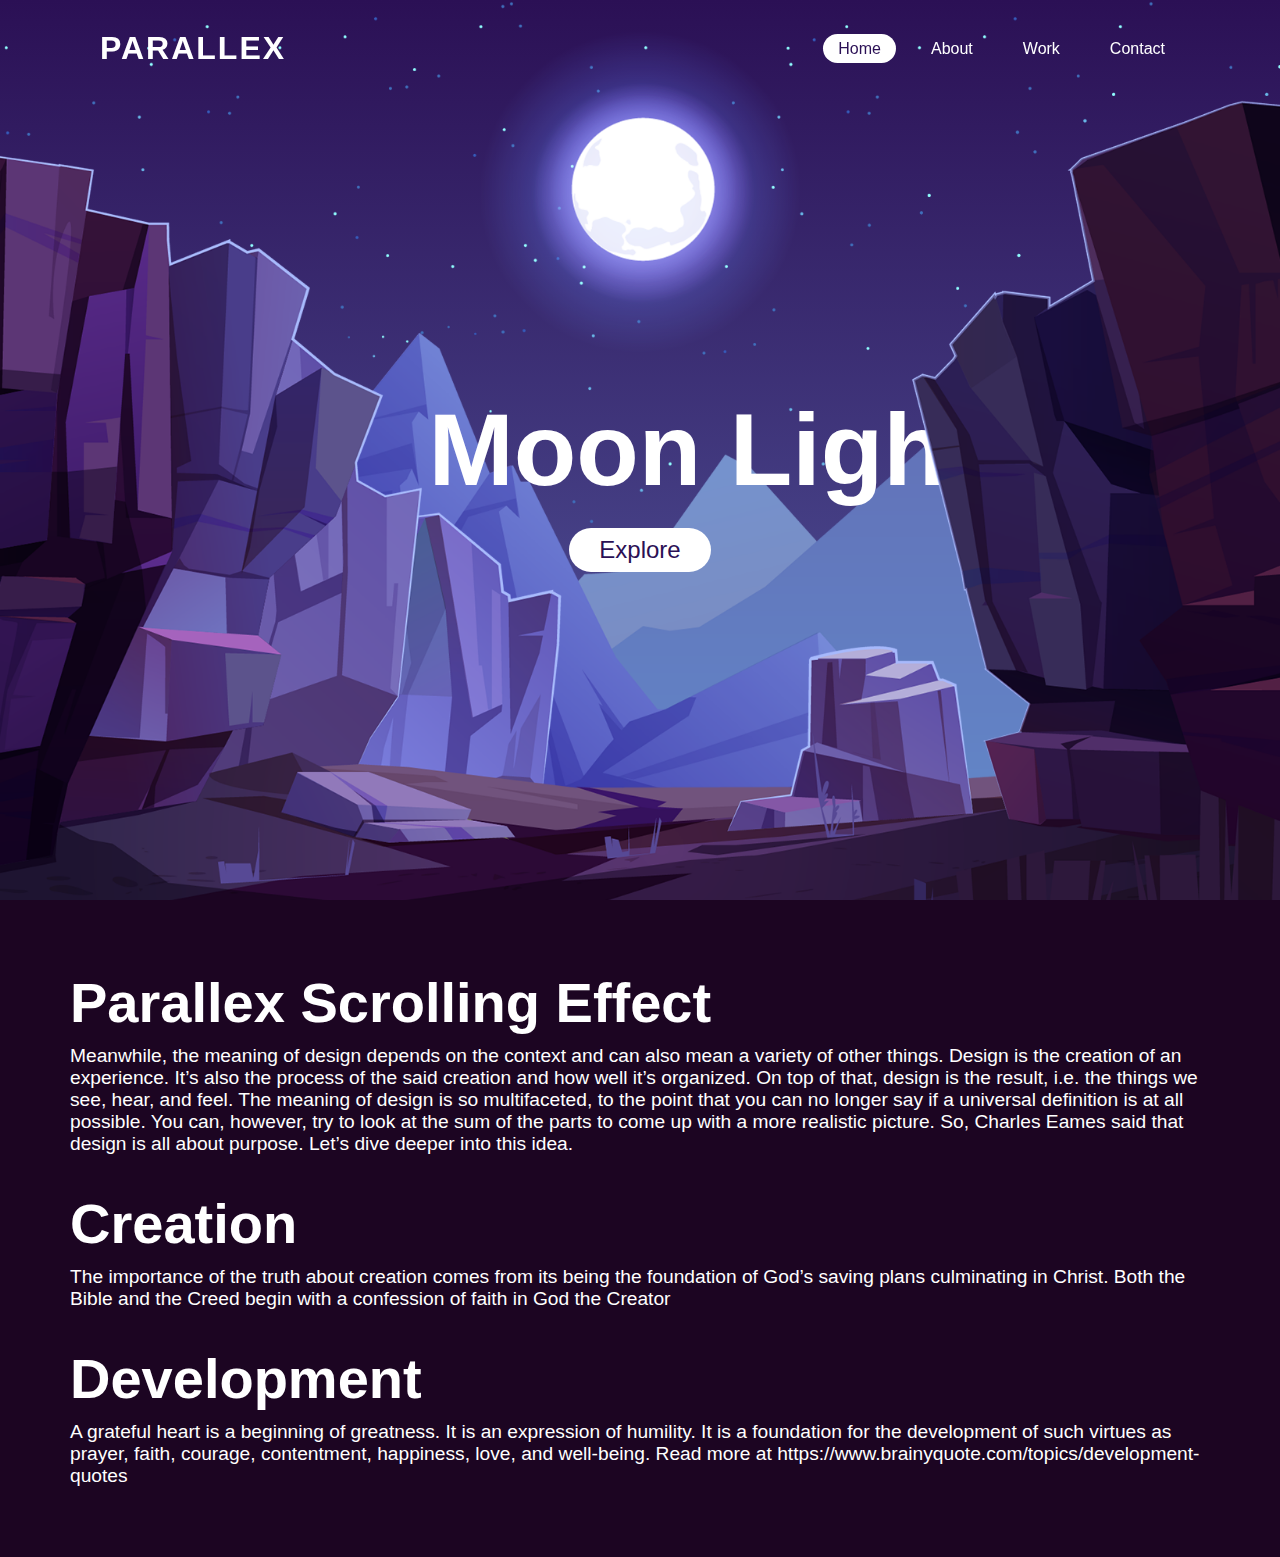
<file: index.html>
<!DOCTYPE html>
<html lang="en">
<head>
    <meta charset="UTF-8">
    <meta http-equiv="X-UA-Compatible" content="IE=edge">
    <meta name="viewport" content="width=device-width, initial-scale=1.0">
    <link rel="stylesheet" href="css/styles.css">
    <link rel="icon" href="images/favicon.png">
    <title>Parallex Srolling Website | vanilla JavaScript</title>

</head>
<body>
    <header>
        <a href="#" class="logo">Parallex</a>
        <ul>
            <li><a href="#" class="Active">Home</a></li>
            <li><a href="#">About</a></li>
            <li><a href="work.html" target="_blank">Work</a></li>
            <li><a href="contact.html">Contact</a></li>
        </ul>
    </header>
    <section>
    <img src="images/stars.png" id="Stars">
    <img src="images/moon.png" id="moon">
    <img src="images/mountains_behind.png" id="mountains_behind">
    <h2 id="text"> Moon Light</h2>
    <a href="#sec" id="btn">Explore</a>
    <img src="images/mountains_front.png" id="mountains_front">
</section>
<div class="sec" id="sec">
    <h2>Parallex Scrolling Effect</h2>
    <p>Meanwhile, the meaning of design depends on the context and can also mean a variety of other things. Design is the creation of an experience. It’s also the process of the said creation and how well it’s organized. On top of that, design is the result, i.e. the things we see, hear, and feel.
The meaning of design is so multifaceted, to the point that you can no longer say if a universal definition is at all possible. You can, however, try to look at the sum of the parts to come up with a more realistic picture. So, Charles Eames said that design is all about purpose. Let’s dive deeper into this idea. </p>
<br><br>
<h2>Creation</h2>
<p>The importance of the truth about creation comes from its being the foundation of God’s saving plans culminating in Christ. Both the Bible and the Creed begin with a confession of faith in God the Creator</p>
<br><br>
<h2>Development</h2>
<p>A grateful heart is a beginning of greatness. It is an expression of humility. It is a foundation for the development of such virtues as prayer, faith, courage, contentment, happiness, love, and well-being.
    Read more at https://www.brainyquote.com/topics/development-quotes</p>
</div>
<script>
    let Stars = document.getElementById('Stars');
    let moon = document.getElementById('moon');
    let mountains_behind = document.getElementById('mountains_behind');
    let text = document.getElementById('text');
    let btn = document.getElementById('btn');
    let mountains_front = document.getElementById('mountains_front');

    window.addEventListener('scroll',function(){
        let value = window.scrollY;
        Stars.style.left = value + 0.25 + 'px';
        moon.style.top = value + 1.05 + 'px';
        mountains_behind.style.top = value + 0.5 + 'px';
        text.style.marginRight = value + 4 + 'px';
    })
</script>
</body>
</html>
</file>
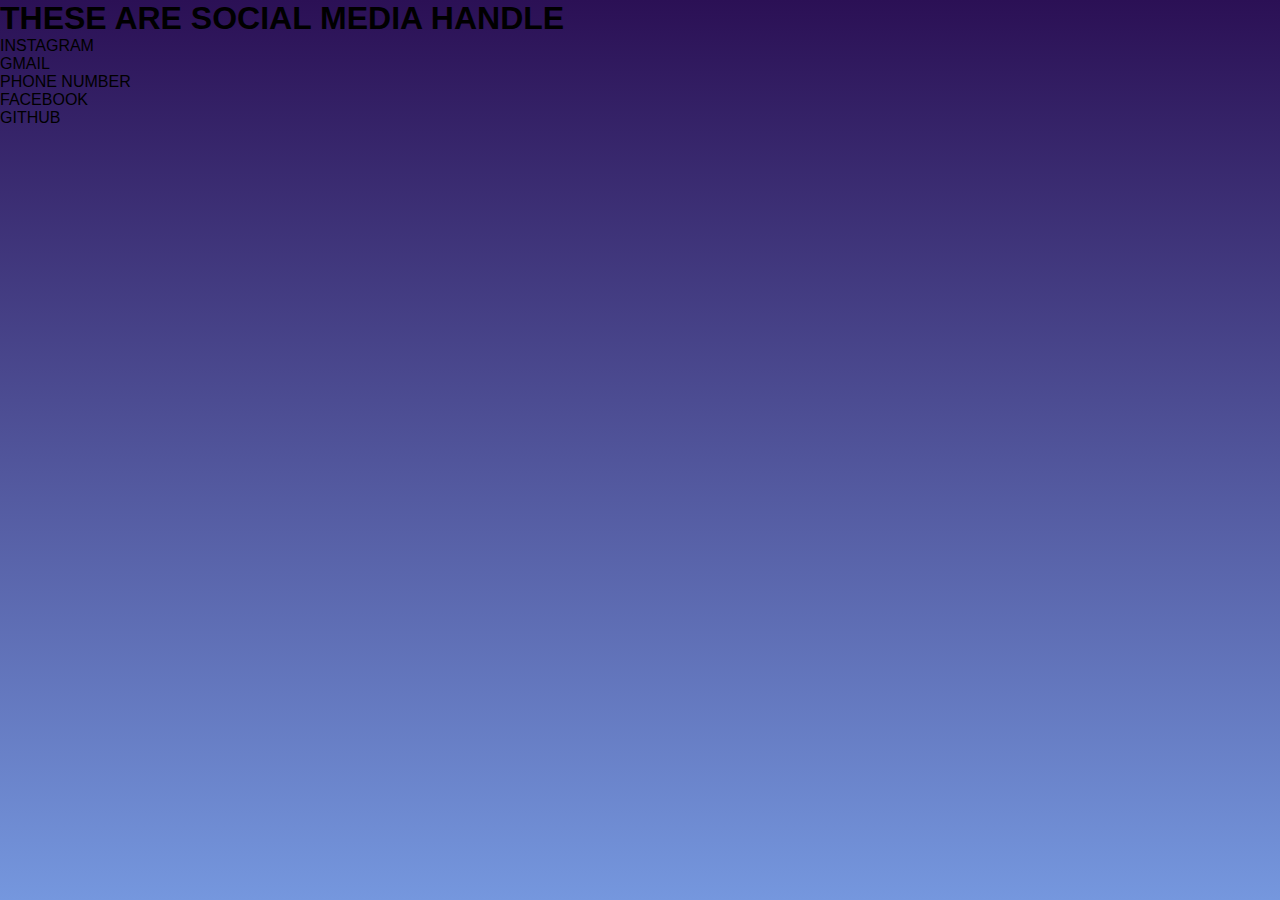
<file: contact.html>
<!DOCTYPE html>
<html lang="en">
<head>
    <meta charset="UTF-8">
    <meta http-equiv="X-UA-Compatible" content="IE=edge">
    <meta name="viewport" content="width=device-width, initial-scale=1.0">
    <link rel="stylesheet" href="css/styles.css">
    <title>Contact</title>
</head>
<body>
    <h1>THESE ARE SOCIAL MEDIA HANDLE</h1>
    <ol class="Contact">
        <li>INSTAGRAM</li>
        <li>GMAIL</li>
        <li>PHONE NUMBER</li>
        <li>FACEBOOK</li>
        <li>GITHUB</li>
    </ol>
</body>
</html>
</file>
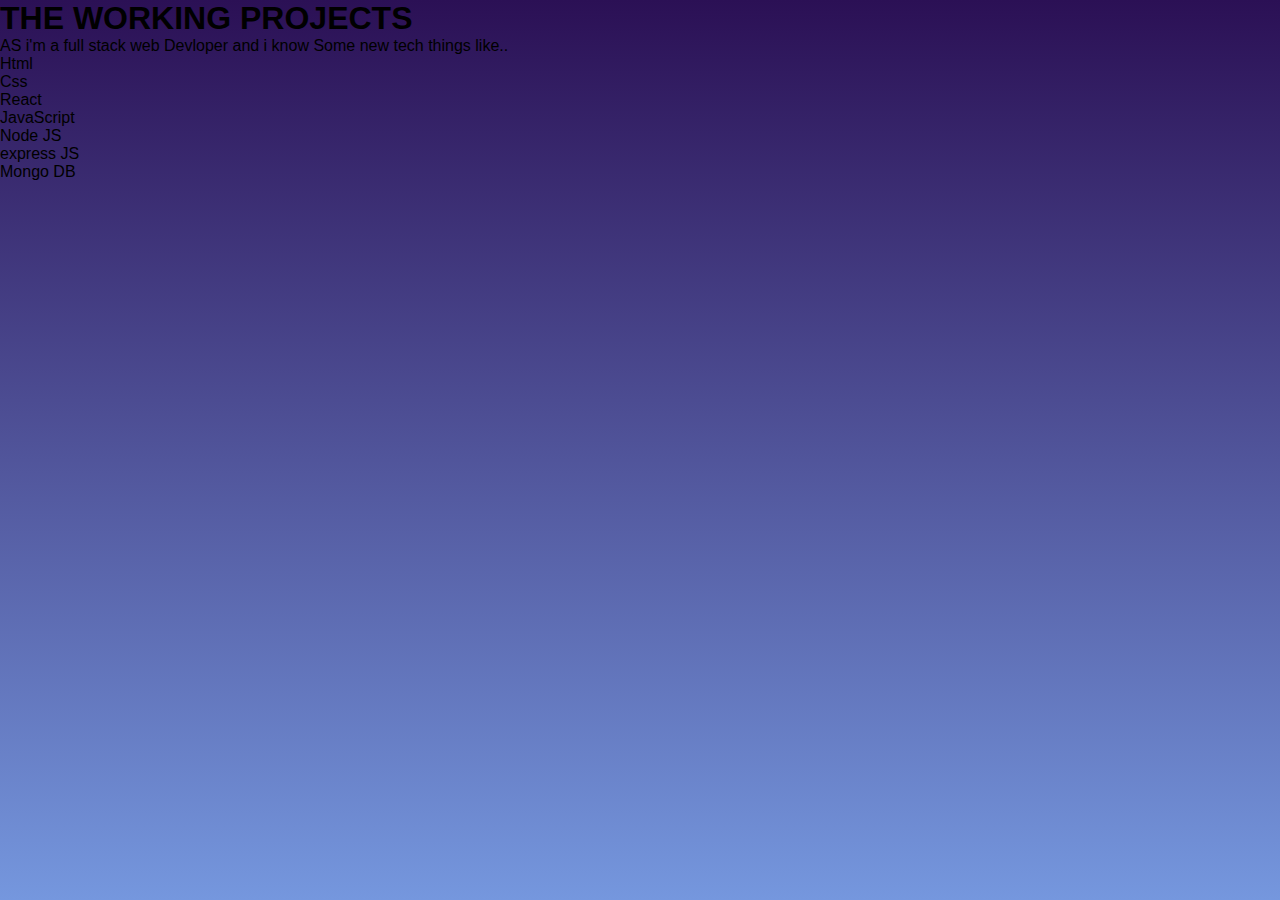
<file: work.html>
<!DOCTYPE html>
<html lang="en">
<head>
    <meta charset="UTF-8">
    <meta http-equiv="X-UA-Compatible" content="IE=edge">
    <meta name="viewport" content="width=device-width, initial-scale=1.0">
    <link rel="stylesheet" href="css/styles.css ">
    <title>Wokring Porject</title>
</head>
<body>
    <h1>THE WORKING PROJECTS</h1>
    AS  i'm a full stack web Devloper and i know Some new tech things like..
    <ul class="Work">
        <li>Html</li>
        <li>Css</li>
        <li>React</li>
        <li>JavaScript</li>
        <li>Node JS</li>
        <li>express JS</li>
        <li>Mongo DB</li>
    </ul>
</body>
</html>
</file>
<file: css/styles.css>
*
{
    margin: 0;
    padding: 0;
    box-sizing: border-box;
    font-family:'Segoe UI', Tahoma, Geneva, Verdana, sans-serif

}

body{

  min-height: 100vh;
  overflow-x: hidden;
  background: linear-gradient(#2b1055,#7597de);
  scroll-behavior:smooth;
}

header{
position: absolute;
top: 0;
left: 0;
width:100%;
padding:30px 100px;
display: flex;
justify-content:space-between;
align-items: center;
z-index: 1000;

}

header .logo{
    color: #fff;
    font-weight: 600;
    text-decoration: none;
    font-size:2em;
    text-transform: uppercase;
    letter-spacing: 2px;
}

header ul{
    display: flex;
    justify-content: center;
    align-items:center;
   
}

header ul li{
    list-style: none;
    margin-left: 20px;

}

header ul li a{
    text-decoration: none;
    padding: 6px 15px;
    color: #fff;
    border-radius: 30px;
}


header ul li a:hover,
header ul li a.Active
{

background-color: #fff;
 color: #2b1055;

}

section{
position: relative;
width: 100%;
height: 100vh;
padding: 100px;
display: flex;
justify-content: center;
align-items: center;
}

section::beofre{
    content: '';
    position: absolute;
    bottom: 0;
    width: 100%;
    height: 100px;
    background: linear-gradient(to top,#b848d4,transparent);
    z-index: 1000;

}

section img{
 
 position: absolute;
 top: 0;
 left: 0;
 width:100%;
 height: 100%;
 object-fit: cover;
}

section img#moon{

mix-blend-mode: screen;

}

section img#mountains_front{
    z-index: 10;
}


#text{

    position: absolute;
    right:300px;
    color: #fff;
    white-space: nowrap;
    font-size:8vw;
    z-index: 9;
}

#btn{
    text-decoration: none;
    display: inline-block;
    padding: 8px 30px;
    border-radius: 40px;
    background: #fff;
    color: #2b1055;
    font-size:1.5em;
    z-index: 9;
    transform: translatey(100px);
}

.sec{
    position: relative;
    padding: 70px;
    background: #1c0522;
}

.sec h2{
    font-size: 3.5em;
    margin-bottom: 10px;
    color: #fff;
}

.sec p{
    font-size: 1.2em;
    color: #fff;
}

#work{

    font-size: 500px;
    color: #fff;
}
</file>
